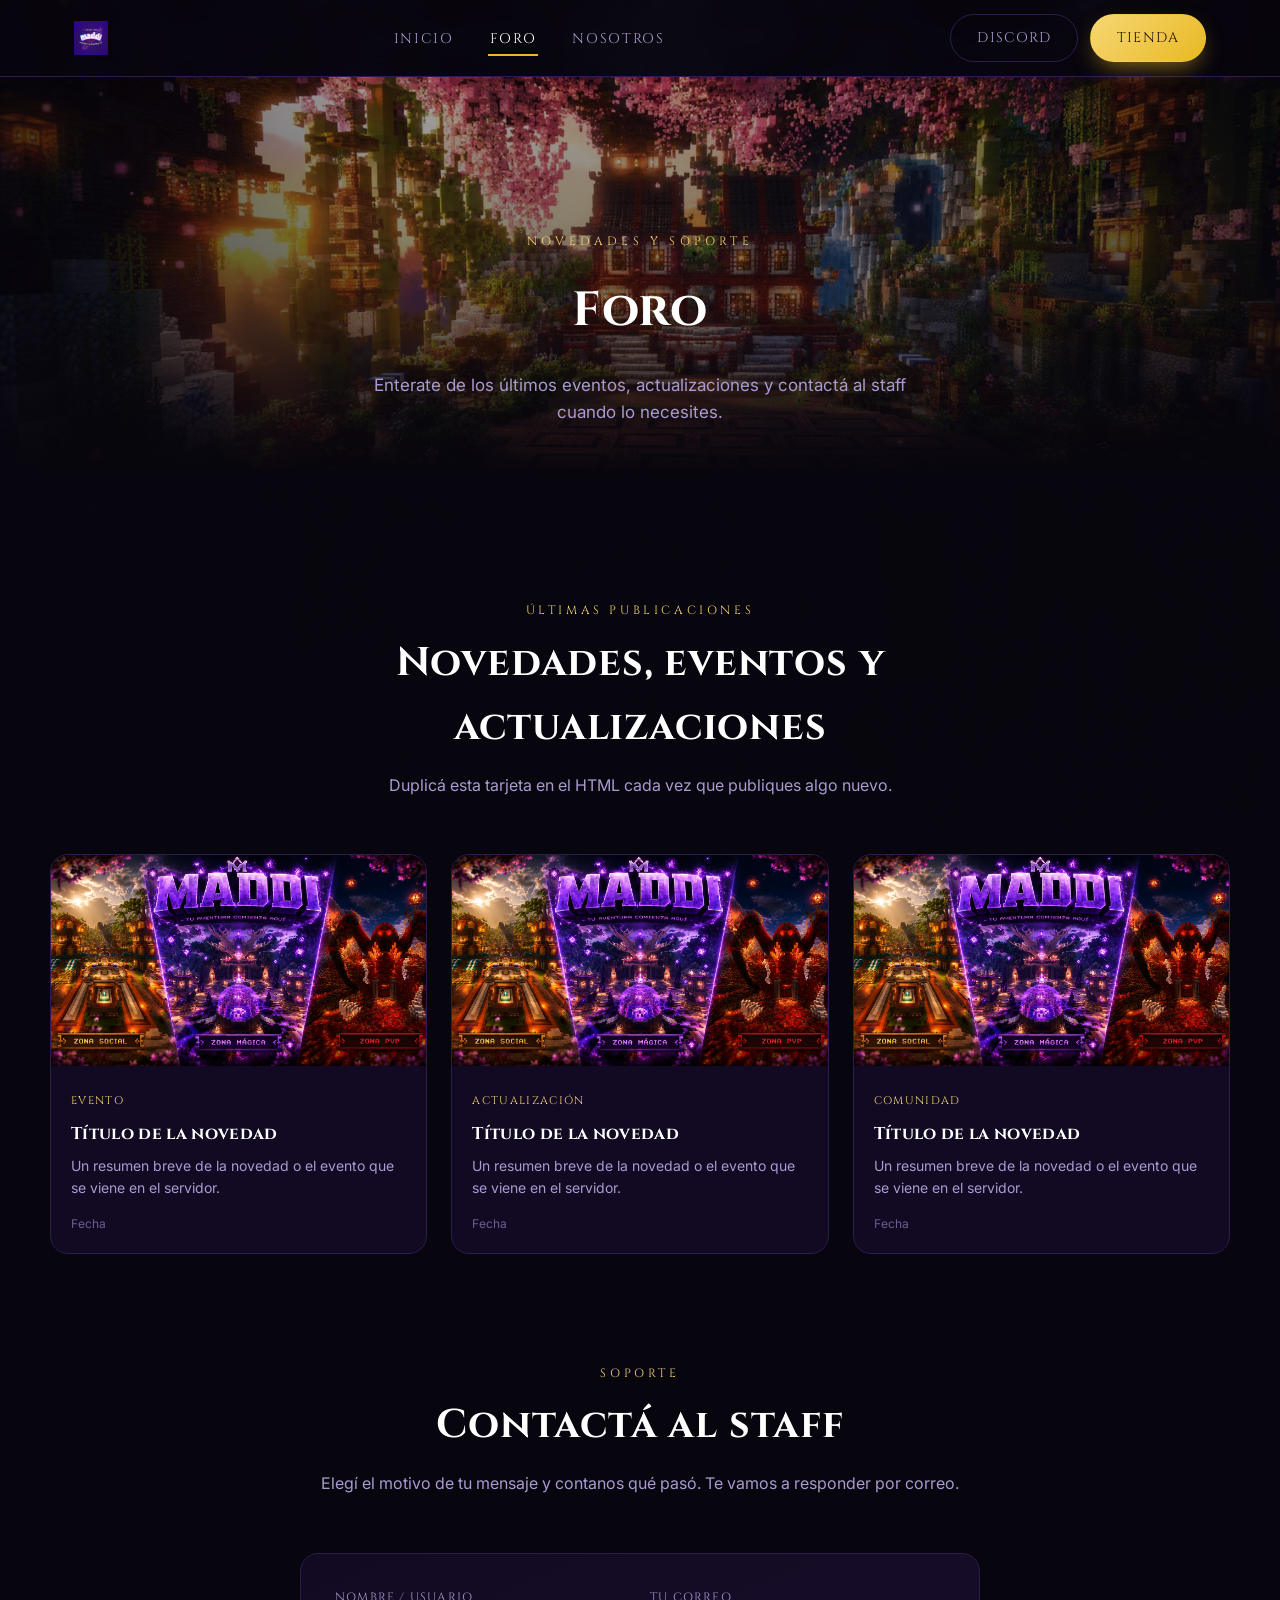
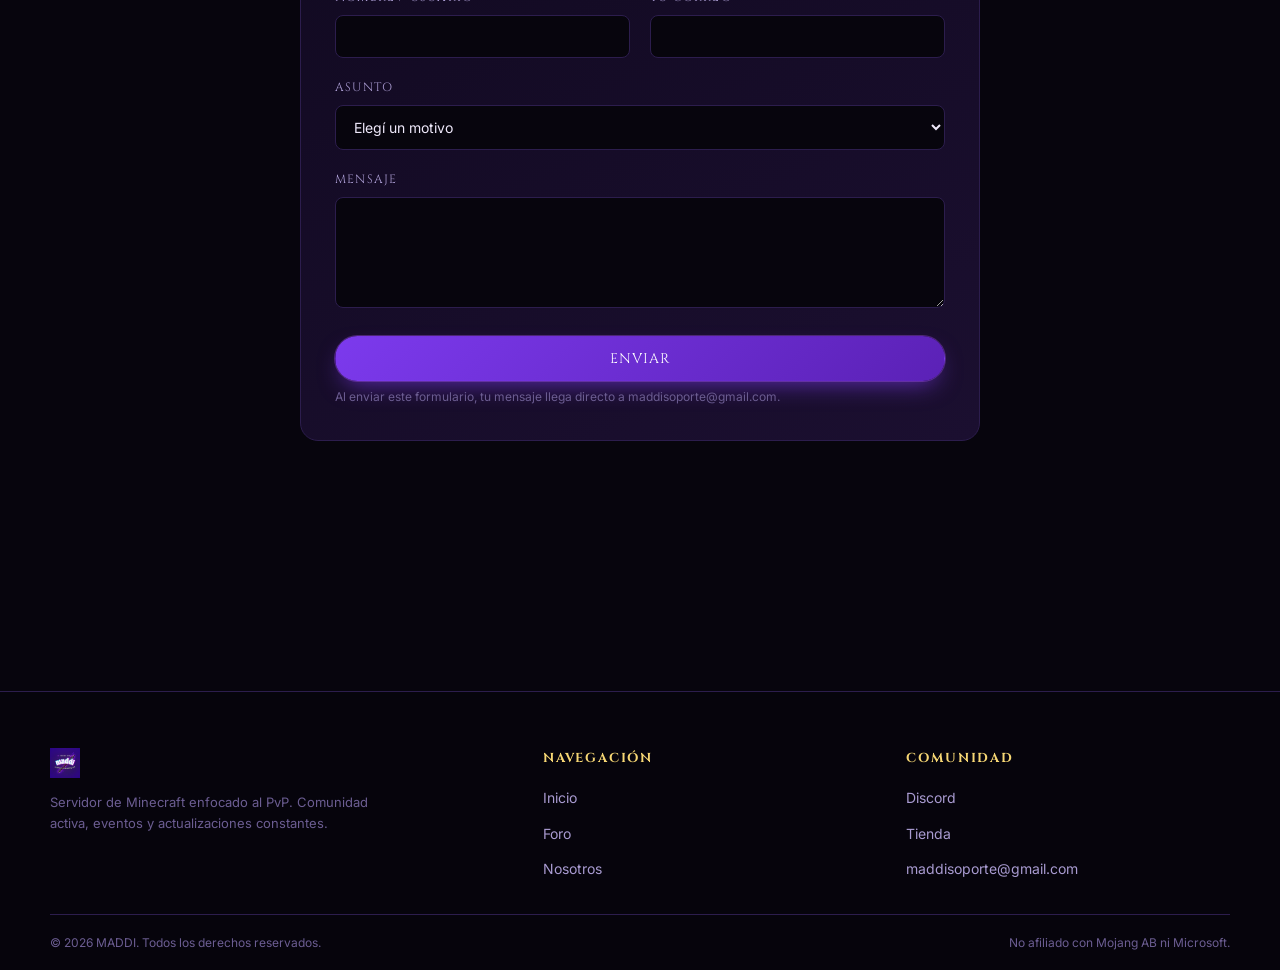
<file: pages/foro.html>
<!DOCTYPE html>
<html lang="es">
<head>
<meta charset="UTF-8">
<meta name="viewport" content="width=device-width, initial-scale=1, shrink-to-fit=no">
<title>Foro — MADDI</title>
<meta name="description" content="Novedades, eventos, actualizaciones y contacto con el soporte de MADDI.">
<link rel="icon" type="image/webp" href="../img/logo.webp">
<link rel="preconnect" href="https://fonts.googleapis.com">
<link rel="preconnect" href="https://fonts.gstatic.com" crossorigin>
<link href="https://fonts.googleapis.com/css2?family=Cinzel:wght@500;600;700;900&family=Inter:wght@400;500;600&display=swap" rel="stylesheet">
<link rel="stylesheet" href="../style.css">
</head>
<body>

<div class="bg-scene" aria-hidden="true">
  <img class="bg-scene__image" src="../img/fondol.webp" alt="">
  <div class="bg-scene__lightning"></div>
  <div class="bg-scene__vignette"></div>
</div>

<header class="site-header">
  <nav class="nav">
    <a href="../index.html" class="nav__brand">
      <img src="../img/logo.webp" alt="MADDI">
    </a>
    <button class="nav__toggle" aria-label="Abrir menú" aria-expanded="false">☰</button>
    <ul class="nav__links">
      <li><a href="../index.html">Inicio</a></li>
      <li><a href="foro.html" aria-current="page">Foro</a></li>
      <li><a href="nosotros.html">Nosotros</a></li>
    </ul>
    <div class="nav__actions">
      <a class="btn btn--ghost" href="https://discord.gg/pamfXC4zZ" target="_blank" rel="noopener">Discord</a>
      <a class="btn btn--gold" href="#" target="_blank" rel="noopener">Tienda</a>
    </div>
  </nav>
</header>

<main>

  <section class="hero hero--compact">
    <img class="hero__bg" src="../img/banner.webp" alt="">
    <div class="hero__overlay"></div>
    <div class="hero__particles" aria-hidden="true"></div>
    <div class="hero__content">
      <span class="hero__eyebrow">Novedades y soporte</span>
      <h1 style="font-size:clamp(30px,5vw,48px);">Foro</h1>
      <p class="hero__tagline">Enterate de los últimos eventos, actualizaciones y contactá al staff cuando lo necesites.</p>
    </div>
  </section>

  <!-- ============ NOVEDADES ============ -->
  <section class="section container">
    <div class="section__head">
      <span class="section__eyebrow">Últimas publicaciones</span>
      <h2 class="section__title">Novedades, eventos y actualizaciones</h2>
      <p class="section__lede" style="margin-inline:auto;">Duplicá esta tarjeta en el HTML cada vez que publiques algo nuevo.</p>
    </div>

    <div class="news-grid">
      <article class="news-card">
        <div class="news-card__img">
          <!-- Reemplazar por la imagen real de la publicación -->
          <img src="../img/zonas-banner.webp" alt="">
        </div>
        <div class="news-card__body">
          <span class="news-card__tag">Evento</span>
          <h3 class="news-card__title">Título de la novedad</h3>
          <p class="news-card__excerpt">Un resumen breve de la novedad o el evento que se viene en el servidor.</p>
          <p class="news-card__date">Fecha</p>
        </div>
      </article>

      <article class="news-card">
        <div class="news-card__img">
          <img src="../img/zonas-banner.webp" alt="">
        </div>
        <div class="news-card__body">
          <span class="news-card__tag">Actualización</span>
          <h3 class="news-card__title">Título de la novedad</h3>
          <p class="news-card__excerpt">Un resumen breve de la novedad o el evento que se viene en el servidor.</p>
          <p class="news-card__date">Fecha</p>
        </div>
      </article>

      <article class="news-card">
        <div class="news-card__img">
          <img src="../img/zonas-banner.webp" alt="">
        </div>
        <div class="news-card__body">
          <span class="news-card__tag">Comunidad</span>
          <h3 class="news-card__title">Título de la novedad</h3>
          <p class="news-card__excerpt">Un resumen breve de la novedad o el evento que se viene en el servidor.</p>
          <p class="news-card__date">Fecha</p>
        </div>
      </article>
    </div>
  </section>

  <!-- ============ FORMULARIO DE CONTACTO ============ -->
  <section class="section section--end container" id="contacto">
    <div class="section__head">
      <span class="section__eyebrow">Soporte</span>
      <h2 class="section__title">Contactá al staff</h2>
      <p class="section__lede" style="margin-inline:auto;">Elegí el motivo de tu mensaje y contanos qué pasó. Te vamos a responder por correo.</p>
    </div>

    <div class="form-panel" style="max-width:680px; margin:0 auto;">
      <!--
        Este formulario usa FormSubmit (https://formsubmit.co) para enviar el
        mensaje directo a maddisoporte@gmail.com sin necesitar un backend
        propio. La primera vez que alguien lo envíe, FormSubmit le manda un
        correo de activación a esa casilla que hay que confirmar una sola vez.
      -->
      <form action="https://formsubmit.co/maddisoporte@gmail.com" method="POST" data-contact-form>
        <input type="hidden" name="_subject" value="Nuevo mensaje desde el Foro de MADDI">
        <input type="hidden" name="_captcha" value="true">
        <input type="hidden" name="_template" value="table">

        <div class="field-row">
          <div class="field">
            <label for="nombre">Nombre / usuario</label>
            <input type="text" id="nombre" name="Nombre" required>
          </div>
          <div class="field">
            <label for="email">Tu correo</label>
            <input type="email" id="email" name="Correo" required>
          </div>
        </div>

        <div class="field">
          <label for="asunto">Asunto</label>
          <select id="asunto" name="Asunto" required>
            <option value="" disabled selected>Elegí un motivo</option>
            <option value="Reportar abuso">Reportar abuso</option>
            <option value="Reportar problema">Reportar problema</option>
            <option value="Consultas">Consultas</option>
          </select>
        </div>

        <div class="field">
          <label for="mensaje">Mensaje</label>
          <textarea id="mensaje" name="Mensaje" rows="5" required></textarea>
        </div>

        <button type="submit" class="btn btn--violet" style="width:100%;">Enviar</button>
        <p class="form-note">Al enviar este formulario, tu mensaje llega directo a maddisoporte@gmail.com.</p>
        <p class="form-status" data-form-status></p>
      </form>
    </div>
  </section>

</main>

<footer class="site-footer">
  <div class="container footer-grid">
    <div>
      <div class="footer-brand">
        <img src="../img/logo.webp" alt="MADDI">
      </div>
      <p class="footer-note">Servidor de Minecraft enfocado al PvP. Comunidad activa, eventos y actualizaciones constantes.</p>
    </div>
    <div>
      <h4>Navegación</h4>
      <ul>
        <li><a href="../index.html">Inicio</a></li>
        <li><a href="foro.html">Foro</a></li>
        <li><a href="nosotros.html">Nosotros</a></li>
      </ul>
    </div>
    <div>
      <h4>Comunidad</h4>
      <ul>
        <li><a href="https://discord.gg/pamfXC4zZ" target="_blank" rel="noopener">Discord</a></li>
        <li><a href="#" target="_blank" rel="noopener">Tienda</a></li>
        <li><a href="mailto:maddisoporte@gmail.com">maddisoporte@gmail.com</a></li>
      </ul>
    </div>
  </div>
  <div class="container footer-bottom">
    <span>© 2026 MADDI. Todos los derechos reservados.</span>
    <span>No afiliado con Mojang AB ni Microsoft.</span>
  </div>
</footer>

<script src="../main.js"></script>
</body>
</html>
</file>
<file: style.css>
/* ==========================================================================
   MADDI — Servidor PvP de Minecraft
   Sistema de diseño: oscuro / violeta imperial, tipografía elegante y ruda
   ========================================================================== */

:root {
  /* Color */
  --void:        #07050d;   /* fondo base, casi negro */
  --deep:        #120a22;   /* paneles / secciones */
  --deep-2:      #1b0f30;   /* paneles elevados */
  --line:        #2c1d4d;   /* bordes sutiles */
  --violet:      #7c3aed;   /* violeta primario */
  --violet-2:    #a855f7;   /* violeta brillante / glow */
  --violet-soft: rgba(124, 58, 237, 0.18);
  --gold:        #e8b923;   /* acento tienda / CTA cálido */
  --gold-2:      #f7d774;
  --crimson:     #c0293b;   /* acento zona PvP */
  --text:        #efe9fb;
  --text-muted:  #a99bd1;
  --text-faint:  #6c5d92;

  /* Type */
  --font-display: "Cinzel", "Georgia", serif;
  --font-body: "Inter", -apple-system, "Segoe UI", sans-serif;

  /* Layout */
  --max-w: 1180px;
  --radius: 10px;
  --radius-lg: 18px;
}

*, *::before, *::after { box-sizing: border-box; }

html { scroll-behavior: smooth; }

body {
  margin: 0;
  background: var(--void);
  color: var(--text);
  font-family: var(--font-body);
  font-size: 16px;
  line-height: 1.6;
  -webkit-font-smoothing: antialiased;
  overflow-x: hidden;
}

img { max-width: 100%; display: block; }

a { color: inherit; text-decoration: none; }

.container {
  max-width: var(--max-w);
  margin: 0 auto;
  padding: 0 24px;
}

h1, h2, h3, h4 {
  font-family: var(--font-display);
  margin: 0;
  color: #fff;
  letter-spacing: 0.02em;
}

p { margin: 0; }

::selection { background: var(--violet); color: #fff; }

/* Foco visible accesible */
a:focus-visible,
button:focus-visible,
input:focus-visible,
select:focus-visible,
textarea:focus-visible {
  outline: 2px solid var(--gold);
  outline-offset: 3px;
}

/* ==========================================================================
   FONDO GENERAL — imagen de batalla fija con parpadeo de rayos
   No debe robar foco del contenido: overlays oscuros + blur leve
   ========================================================================== */

.bg-scene {
  position: fixed;
  inset: 0;
  z-index: -3;
  background: var(--void);
}

.bg-scene__image {
  position: absolute;
  inset: 0;
  width: 100%;
  height: 100%;
  object-fit: cover;
  object-position: center 25%;
  opacity: 0.24;
  filter: saturate(0.85) contrast(1.05);
}

.bg-scene__lightning {
  position: absolute;
  inset: 0;
  background: radial-gradient(ellipse 60% 40% at 50% 10%, rgba(168, 85, 247, 0.35), transparent 70%);
  mix-blend-mode: screen;
  animation: lightning-flicker 9s infinite;
  opacity: 0;
}

@keyframes lightning-flicker {
  0%, 91%, 100% { opacity: 0; }
  92% { opacity: 0.9; }
  92.4% { opacity: 0.1; }
  92.8% { opacity: 0.7; }
  93.2% { opacity: 0; }
  96% { opacity: 0; }
  96.3% { opacity: 0.55; }
  96.6% { opacity: 0; }
}

.bg-scene__vignette {
  position: absolute;
  inset: 0;
  background:
    linear-gradient(180deg, rgba(7,5,13,0.55) 0%, rgba(7,5,13,0.88) 55%, var(--void) 100%),
    radial-gradient(ellipse 90% 60% at 50% 0%, transparent 40%, rgba(7,5,13,0.9) 100%);
}

@media (prefers-reduced-motion: reduce) {
  .bg-scene__lightning { animation: none; opacity: 0; }
}

/* ==========================================================================
   HEADER / NAV
   ========================================================================== */

.site-header {
  position: sticky;
  top: 0;
  z-index: 100;
  background: rgba(7, 5, 13, 0.72);
  backdrop-filter: blur(14px);
  border-bottom: 1px solid var(--line);
}

.nav {
  display: flex;
  align-items: center;
  justify-content: space-between;
  padding: 14px 24px;
  max-width: var(--max-w);
  margin: 0 auto;
  gap: 20px;
}

.nav__brand {
  display: flex;
  align-items: center;
  gap: 10px;
}

.nav__brand img {
  height: 34px;
  width: auto;
}

.nav__links {
  display: flex;
  gap: 32px;
  list-style: none;
  margin: 0;
  padding: 0;
}

.nav__links a {
  font-family: var(--font-display);
  font-size: 14px;
  letter-spacing: 0.12em;
  text-transform: uppercase;
  color: var(--text-muted);
  padding: 6px 2px;
  position: relative;
  transition: color 0.2s ease;
}

.nav__links a::after {
  content: "";
  position: absolute;
  left: 0; right: 100%;
  bottom: -2px;
  height: 2px;
  background: var(--gold);
  transition: right 0.25s ease;
}

.nav__links a:hover,
.nav__links a[aria-current="page"] {
  color: #fff;
}

.nav__links a:hover::after,
.nav__links a[aria-current="page"]::after {
  right: 0;
}

.nav__actions {
  display: flex;
  gap: 12px;
  align-items: center;
}

.nav__toggle {
  display: none;
  background: none;
  border: 1px solid var(--line);
  border-radius: 8px;
  color: #fff;
  padding: 8px 10px;
  font-size: 18px;
}

/* ==========================================================================
   BOTONES
   ========================================================================== */

.btn {
  display: inline-flex;
  align-items: center;
  justify-content: center;
  gap: 8px;
  font-family: var(--font-display);
  font-size: 14px;
  letter-spacing: 0.08em;
  text-transform: uppercase;
  padding: 12px 26px;
  border-radius: 999px;
  border: 1px solid transparent;
  cursor: pointer;
  transition: transform 0.18s ease, box-shadow 0.18s ease, filter 0.18s ease;
  white-space: nowrap;
}

.btn:hover { transform: translateY(-2px); }

.btn--violet {
  background: linear-gradient(135deg, var(--violet), #5b21b6);
  color: #fff;
  box-shadow: 0 0 0 1px rgba(168,85,247,0.35), 0 10px 24px -8px rgba(124,58,237,0.7);
}
.btn--violet:hover { box-shadow: 0 0 0 1px rgba(168,85,247,0.6), 0 14px 30px -6px rgba(168,85,247,0.85); }

.btn--gold {
  background: linear-gradient(135deg, var(--gold-2), var(--gold));
  color: #241205;
  box-shadow: 0 10px 24px -8px rgba(232,185,35,0.65);
}
.btn--gold:hover { filter: brightness(1.08); box-shadow: 0 14px 30px -6px rgba(232,185,35,0.85); }

.btn--ghost {
  background: transparent;
  border-color: var(--line);
  color: var(--text-muted);
}
.btn--ghost:hover { color: #fff; border-color: var(--violet-2); }

.btn--icon img { height: 20px; width: 20px; }

/* ==========================================================================
   HERO (Inicio)
   ========================================================================== */

.hero {
  position: relative;
  min-height: 78vh;
  display: flex;
  flex-direction: column;
  align-items: center;
  justify-content: center;
  text-align: center;
  overflow: hidden;
  padding: 140px 24px 90px;
}

.hero__bg {
  position: absolute;
  inset: 0;
  z-index: -2;
  width: 100%;
  height: 100%;
  object-fit: cover;
  object-position: center 38%;
}

.hero__overlay {
  position: absolute;
  inset: 0;
  z-index: -1;
  background:
    linear-gradient(180deg, rgba(7,5,13,0.35) 0%, rgba(7,5,13,0.55) 55%, var(--void) 96%),
    linear-gradient(90deg, rgba(7,5,13,0.55), transparent 30%, transparent 70%, rgba(7,5,13,0.55));
}

.hero__particles {
  position: absolute;
  inset: 0;
  z-index: 1;
  pointer-events: none;
  overflow: hidden;
}

.petal {
  position: absolute;
  top: -40px;
  width: 10px;
  height: 10px;
  border-radius: 60% 0 60% 0;
  background: linear-gradient(135deg, #f0abfc, var(--violet-2));
  opacity: 0.75;
  animation: petal-fall linear infinite;
}

@keyframes petal-fall {
  0%   { transform: translateY(0) translateX(0) rotate(0deg); opacity: 0; }
  8%   { opacity: 0.8; }
  100% { transform: translateY(110vh) translateX(var(--drift, 40px)) rotate(340deg); opacity: 0; }
}

@media (prefers-reduced-motion: reduce) {
  .petal { animation: none; display: none; }
}

.hero__content {
  position: relative;
  z-index: 2;
  display: flex;
  flex-direction: column;
  align-items: center;
  gap: 22px;
}

.hero__eyebrow {
  font-family: var(--font-display);
  letter-spacing: 0.35em;
  text-transform: uppercase;
  font-size: 12px;
  color: var(--gold-2);
}

.hero__logo {
  width: min(420px, 70vw);
  filter: drop-shadow(0 0 40px rgba(124,58,237,0.55));
}

.hero__tagline {
  max-width: 560px;
  color: var(--text-muted);
  font-size: 17px;
}

.hero__actions {
  display: flex;
  gap: 16px;
  flex-wrap: wrap;
  justify-content: center;
  margin-top: 6px;
}

.hero--compact {
  min-height: 46vh;
  padding-top: 150px;
  padding-bottom: 60px;
}

.hero__status {
  display: flex;
  gap: 10px;
  align-items: center;
  font-family: var(--font-display);
  font-size: 13px;
  letter-spacing: 0.08em;
  text-transform: uppercase;
  color: var(--text-muted);
}

.status-dot {
  width: 9px; height: 9px;
  border-radius: 50%;
  background: #3fce6a;
  box-shadow: 0 0 10px #3fce6a;
}
.status-dot--off { background: #6c5d92; box-shadow: none; }

/* ==========================================================================
   IP BOX
   ========================================================================== */

.ip-panel {
  position: relative;
  z-index: 3;
  margin: -46px auto 0;
  max-width: 760px;
  display: grid;
  grid-template-columns: 1fr auto;
  gap: 1px;
  background: var(--line);
  border-radius: var(--radius-lg);
  overflow: hidden;
  border: 1px solid var(--line);
  box-shadow: 0 30px 60px -20px rgba(0,0,0,0.7);
}

.ip-panel__main {
  background: var(--deep);
  padding: 22px 28px;
  display: flex;
  align-items: center;
  gap: 18px;
  flex-wrap: wrap;
}

.ip-panel__label {
  font-family: var(--font-display);
  font-size: 12px;
  letter-spacing: 0.14em;
  text-transform: uppercase;
  color: var(--text-faint);
}

.ip-panel__value {
  font-family: var(--font-display);
  font-size: 22px;
  color: #fff;
  letter-spacing: 0.03em;
}

.ip-panel__copy {
  margin-left: auto;
  background: var(--violet-soft);
  border: 1px solid var(--violet);
  color: #fff;
  border-radius: 8px;
  padding: 10px 18px;
  font-family: var(--font-display);
  font-size: 13px;
  letter-spacing: 0.08em;
  text-transform: uppercase;
  cursor: pointer;
  transition: background 0.2s ease;
}
.ip-panel__copy:hover { background: rgba(124,58,237,0.35); }
.ip-panel__copy[data-copied="true"] { background: #21593a; border-color: #3fce6a; }

.ip-panel__stats {
  background: var(--deep-2);
  display: flex;
  align-items: stretch;
}

.ip-stat {
  padding: 16px 26px;
  display: flex;
  flex-direction: column;
  justify-content: center;
  gap: 2px;
  border-left: 1px solid var(--line);
  min-width: 130px;
}

.ip-stat__value {
  font-family: var(--font-display);
  font-size: 20px;
  color: var(--gold-2);
}

.ip-stat__label {
  font-size: 11px;
  letter-spacing: 0.1em;
  text-transform: uppercase;
  color: var(--text-faint);
}

@media (max-width: 640px) {
  .ip-panel { grid-template-columns: 1fr; }
  .ip-panel__stats { flex-direction: row; }
}

/* ==========================================================================
   SECCIONES GENERALES
   ========================================================================== */

.section {
  padding: 110px 0 0;
  position: relative;
}

.section__eyebrow {
  font-family: var(--font-display);
  font-size: 12px;
  letter-spacing: 0.3em;
  text-transform: uppercase;
  color: var(--gold-2);
  margin-bottom: 10px;
  display: block;
}

.section__title {
  font-size: clamp(28px, 4vw, 40px);
}

.section__lede {
  color: var(--text-muted);
  max-width: 640px;
  margin-top: 14px;
  font-size: 16px;
}

.section__head {
  text-align: center;
  margin: 0 auto 56px;
  max-width: 700px;
}

/* Divisor con forma de rayo, elemento distintivo de la marca */
.divider {
  width: 100%;
  height: 46px;
  margin: 0 auto;
  display: block;
  color: var(--violet);
  opacity: 0.55;
}

/* ==========================================================================
   NOSOTROS (about) — panel presentación
   ========================================================================== */

.about-grid {
  display: grid;
  grid-template-columns: 1.1fr 0.9fr;
  gap: 28px;
  align-items: stretch;
}

.panel {
  background: linear-gradient(155deg, var(--deep), var(--deep-2));
  border: 1px solid var(--line);
  border-radius: var(--radius-lg);
  padding: 30px;
}

.panel--glow {
  border-color: rgba(168,85,247,0.35);
  box-shadow: 0 0 0 1px rgba(168,85,247,0.12), 0 25px 60px -30px rgba(124,58,237,0.6);
}

.panel h3 {
  font-size: 18px;
  color: var(--gold-2);
  letter-spacing: 0.04em;
  margin-bottom: 12px;
}

.panel p + p { margin-top: 14px; }

.panel p { color: var(--text-muted); }

.featured-shot {
  border-radius: var(--radius-lg);
  overflow: hidden;
  border: 1px solid var(--line);
  position: relative;
}

.featured-shot img { width: 100%; height: 100%; object-fit: cover; }

.featured-shot__tag {
  position: absolute;
  top: 16px; right: 16px;
  background: rgba(7,5,13,0.7);
  border: 1px solid var(--gold-2);
  color: var(--gold-2);
  font-family: var(--font-display);
  font-size: 11px;
  letter-spacing: 0.1em;
  text-transform: uppercase;
  padding: 6px 12px;
  border-radius: 999px;
  backdrop-filter: blur(6px);
}

/* ==========================================================================
   ZONAS (banner de zonas del servidor)
   ========================================================================== */

.zones {
  position: relative;
  border-radius: var(--radius-lg);
  overflow: hidden;
  border: 1px solid var(--line);
}

.zones img {
  width: 100%;
  display: block;
}

.zones__caption {
  text-align: center;
  color: var(--text-faint);
  font-size: 13px;
  margin-top: 12px;
}

/* ==========================================================================
   TIENDA CTA
   ========================================================================== */

.shop-cta {
  display: grid;
  grid-template-columns: auto 1fr auto;
  align-items: center;
  gap: 28px;
  background: radial-gradient(ellipse 120% 140% at 0% 0%, rgba(232,185,35,0.12), transparent 60%), var(--deep);
  border: 1px solid var(--line);
  border-radius: var(--radius-lg);
  padding: 26px 32px;
}

.shop-cta img { width: 84px; height: 84px; }

.shop-cta h3 { font-size: 20px; color: #fff; margin-bottom: 6px; }
.shop-cta p { color: var(--text-muted); font-size: 14px; }

@media (max-width: 700px) {
  .shop-cta { grid-template-columns: auto 1fr; }
  .shop-cta .btn { grid-column: 1 / -1; }
}

/* ==========================================================================
   COMPRAS RECIENTES / COLABORADORES (placeholder, listo para Tebex)
   ========================================================================== */

.purchases {
  background: var(--deep);
  border: 1px solid var(--line);
  border-radius: var(--radius-lg);
  padding: 22px;
}

.purchases__head {
  display: flex;
  justify-content: space-between;
  align-items: center;
  margin-bottom: 16px;
}

.purchases__head span {
  font-family: var(--font-display);
  font-size: 12px;
  letter-spacing: 0.14em;
  text-transform: uppercase;
  color: var(--text-faint);
}

.purchases__grid {
  display: grid;
  grid-template-columns: repeat(auto-fill, minmax(52px, 1fr));
  gap: 10px;
}

.purchases__avatar {
  aspect-ratio: 1;
  border-radius: 8px;
  background: linear-gradient(155deg, var(--deep-2), #241540);
  border: 1px solid var(--line);
  display: flex;
  align-items: center;
  justify-content: center;
  overflow: hidden;
}

.purchases__avatar img { width: 100%; height: 100%; object-fit: cover; }

.purchases__note {
  margin-top: 16px;
  font-size: 12px;
  color: var(--text-faint);
  border-top: 1px dashed var(--line);
  padding-top: 12px;
}

/* ==========================================================================
   FOOTER
   ========================================================================== */

.site-footer {
  margin-top: 140px;
  border-top: 1px solid var(--line);
  background: rgba(7,5,13,0.85);
}

.footer-grid {
  display: grid;
  grid-template-columns: 1.4fr 1fr 1fr;
  gap: 40px;
  padding: 56px 0 32px;
}

.footer-grid h4 {
  font-size: 13px;
  letter-spacing: 0.14em;
  text-transform: uppercase;
  color: var(--gold-2);
  margin-bottom: 16px;
}

.footer-grid ul { list-style: none; margin: 0; padding: 0; display: flex; flex-direction: column; gap: 10px; }
.footer-grid a { color: var(--text-muted); font-size: 14px; }
.footer-grid a:hover { color: #fff; }

.footer-brand { display: flex; align-items: center; gap: 10px; margin-bottom: 14px; }
.footer-brand img { height: 30px; }
.footer-note { color: var(--text-faint); font-size: 13px; max-width: 320px; }

.footer-bottom {
  border-top: 1px solid var(--line);
  padding: 18px 0;
  display: flex;
  justify-content: space-between;
  color: var(--text-faint);
  font-size: 12px;
  flex-wrap: wrap;
  gap: 10px;
}

@media (max-width: 780px) {
  .footer-grid { grid-template-columns: 1fr 1fr; }
  .footer-grid > div:first-child { grid-column: 1 / -1; }
}

/* ==========================================================================
   RESPONSIVE NAV
   ========================================================================== */

@media (max-width: 860px) {
  .nav__toggle { display: inline-flex; align-items: center; }
  .nav__links {
    position: absolute;
    top: 100%; left: 0; right: 0;
    background: var(--deep);
    border-bottom: 1px solid var(--line);
    flex-direction: column;
    gap: 0;
    padding: 8px 0;
    display: none;
  }
  .nav__links.is-open { display: flex; }
  .nav__links a { padding: 14px 24px; width: 100%; }
  .nav__links a::after { display: none; }
  .about-grid { grid-template-columns: 1fr; }
  .shop-cta { grid-template-columns: 1fr; text-align: center; }
  .shop-cta img { margin: 0 auto; }
}

/* ==========================================================================
   FORO — formulario de contacto y novedades
   ========================================================================== */

.form-panel {
  background: linear-gradient(155deg, var(--deep), var(--deep-2));
  border: 1px solid var(--line);
  border-radius: var(--radius-lg);
  padding: 34px;
}

.field { margin-bottom: 20px; }

.field label {
  display: block;
  font-family: var(--font-display);
  font-size: 12px;
  letter-spacing: 0.1em;
  text-transform: uppercase;
  color: var(--text-muted);
  margin-bottom: 8px;
}

.field input,
.field select,
.field textarea {
  width: 100%;
  background: var(--void);
  border: 1px solid var(--line);
  border-radius: 8px;
  padding: 12px 14px;
  color: var(--text);
  font-family: var(--font-body);
  font-size: 14px;
  resize: vertical;
}

.field input:focus,
.field select:focus,
.field textarea:focus {
  border-color: var(--violet-2);
}

.field-row { display: grid; grid-template-columns: 1fr 1fr; gap: 20px; }
@media (max-width: 600px) { .field-row { grid-template-columns: 1fr; } }

.form-note {
  font-size: 12px;
  color: var(--text-faint);
  margin-top: 6px;
}

.form-status {
  margin-top: 16px;
  font-size: 13px;
  display: none;
}
.form-status.is-visible { display: block; }
.form-status--ok { color: #6ee19b; }
.form-status--err { color: #f28b8b; }

.news-grid {
  display: grid;
  grid-template-columns: repeat(auto-fit, minmax(280px, 1fr));
  gap: 24px;
}

.news-card {
  background: var(--deep);
  border: 1px solid var(--line);
  border-radius: var(--radius-lg);
  overflow: hidden;
  transition: border-color 0.2s ease, transform 0.2s ease;
}
.news-card:hover { border-color: rgba(168,85,247,0.5); transform: translateY(-4px); }

.news-card__img { aspect-ratio: 16/9; background: var(--deep-2); overflow: hidden; }
.news-card__img img { width: 100%; height: 100%; object-fit: cover; }

.news-card__body { padding: 20px; }
.news-card__tag {
  font-family: var(--font-display);
  font-size: 11px;
  letter-spacing: 0.12em;
  text-transform: uppercase;
  color: var(--gold-2);
}
.news-card__title { margin-top: 8px; font-size: 17px; color: #fff; }
.news-card__excerpt { margin-top: 8px; color: var(--text-muted); font-size: 14px; }
.news-card__date { margin-top: 14px; font-size: 12px; color: var(--text-faint); }

/* ==========================================================================
   NOSOTROS — equipo
   ========================================================================== */

.team-grid {
  display: grid;
  grid-template-columns: repeat(auto-fit, minmax(190px, 1fr));
  gap: 22px;
}

.team-card {
  background: var(--deep);
  border: 1px solid var(--line);
  border-radius: var(--radius-lg);
  padding: 22px;
  text-align: center;
  transition: border-color 0.2s ease, transform 0.2s ease;
}
.team-card:hover { border-color: var(--violet-2); transform: translateY(-4px); }

.team-card__avatar {
  width: 84px; height: 84px;
  border-radius: 14px;
  margin: 0 auto 16px;
  overflow: hidden;
  background: var(--deep-2);
  border: 1px solid var(--line);
}
.team-card__avatar img { width: 100%; height: 100%; object-fit: cover; }

.team-card__name { font-family: var(--font-display); font-size: 16px; color: #fff; }
.team-card__role { font-size: 11px; letter-spacing: 0.08em; text-transform: uppercase; color: var(--gold-2); margin: 6px 0 12px; }
.team-card__desc { font-size: 13px; color: var(--text-muted); }

.pillars {
  display: grid;
  grid-template-columns: repeat(3, 1fr);
  gap: 22px;
}
@media (max-width: 780px) { .pillars { grid-template-columns: 1fr; } }

.pillar {
  border-left: 2px solid var(--violet);
  padding-left: 18px;
}
.pillar h4 { font-size: 15px; color: var(--gold-2); letter-spacing: 0.06em; margin-bottom: 8px; }
.pillar p { font-size: 14px; color: var(--text-muted); }

.section--end { padding-bottom: 110px; }

/* ==========================================================================
   PLACEHOLDER DE IMAGEN
   Usado donde el usuario va a pegar sus propias imágenes/capturas más
   adelante. Reemplazar el <div class="img-placeholder"> por un <img>.
   ========================================================================== */

.img-placeholder {
  display: flex;
  align-items: center;
  justify-content: center;
  text-align: center;
  min-height: 220px;
  border: 1px dashed var(--line);
  border-radius: var(--radius-lg);
  background: repeating-linear-gradient(135deg, rgba(124,58,237,0.06) 0 10px, transparent 10px 20px), var(--deep);
  color: var(--text-faint);
  font-size: 12px;
  letter-spacing: 0.06em;
  padding: 20px;
}
</file>
